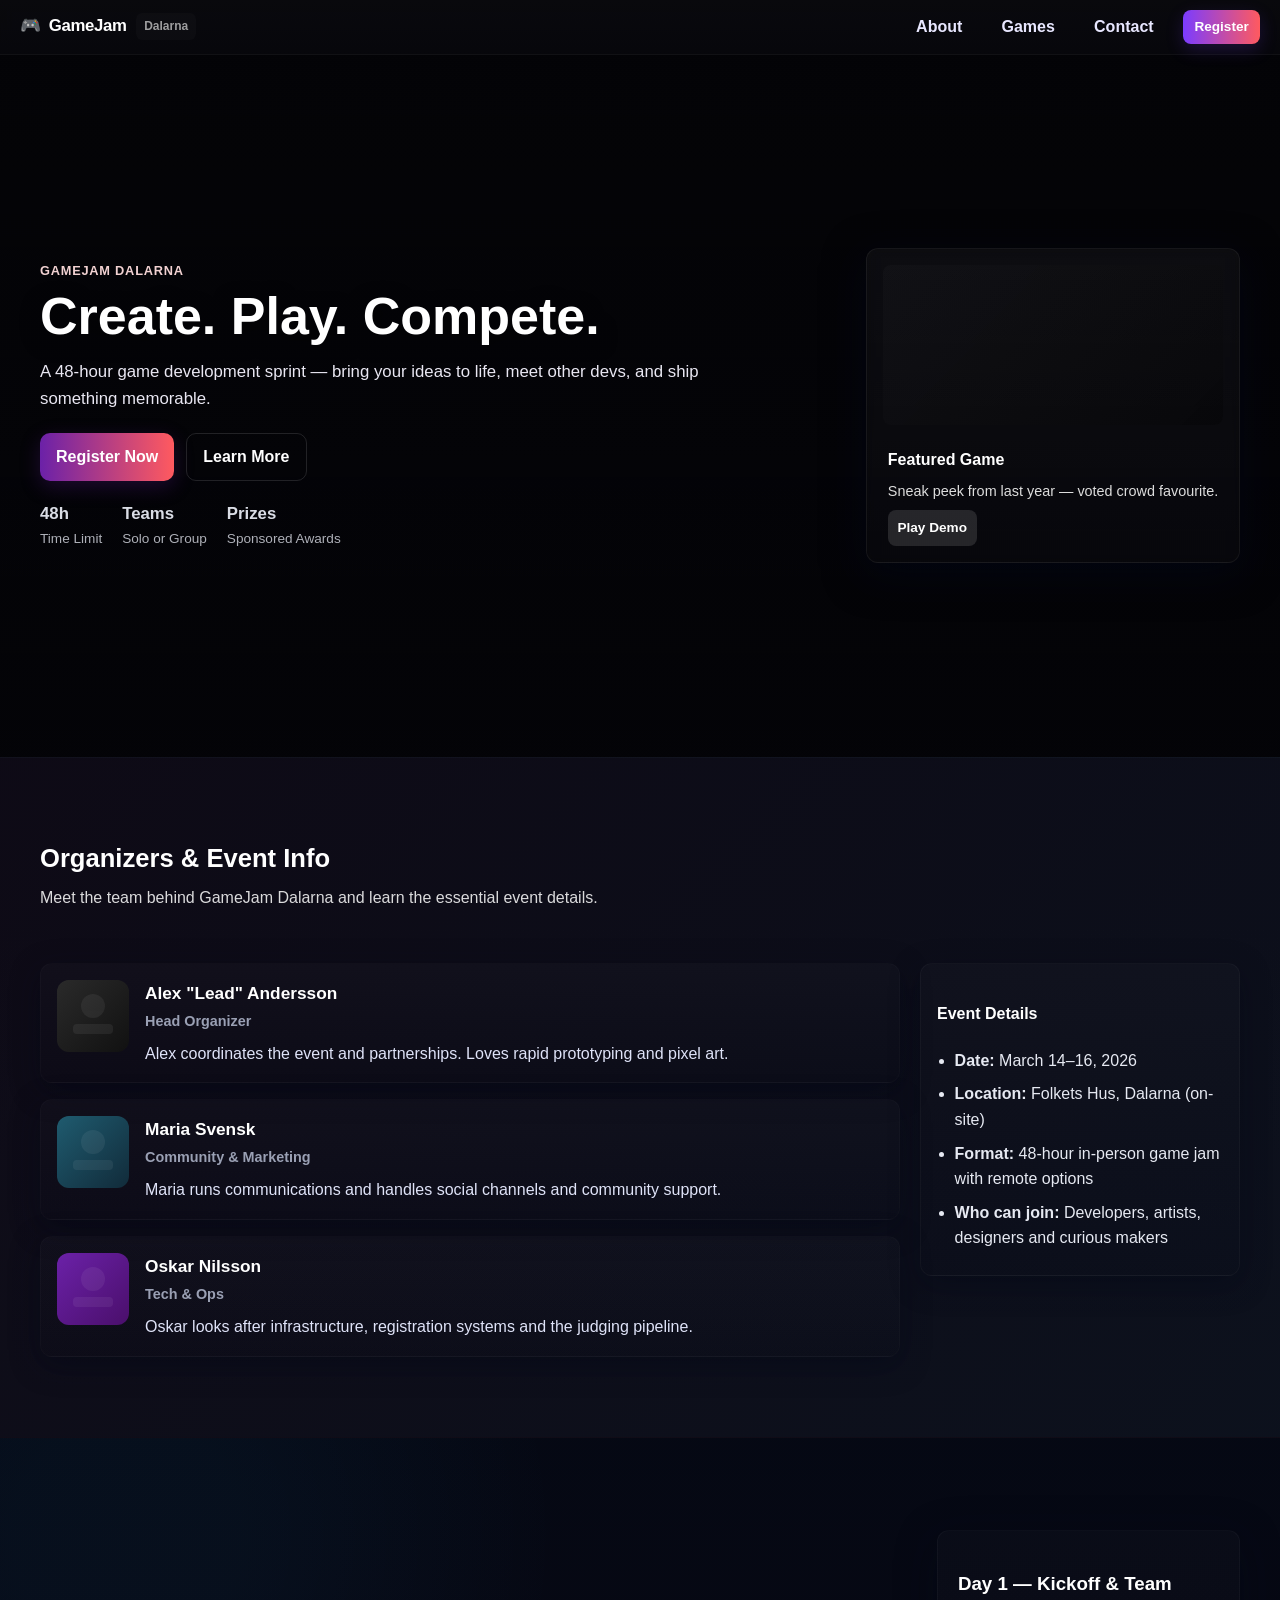
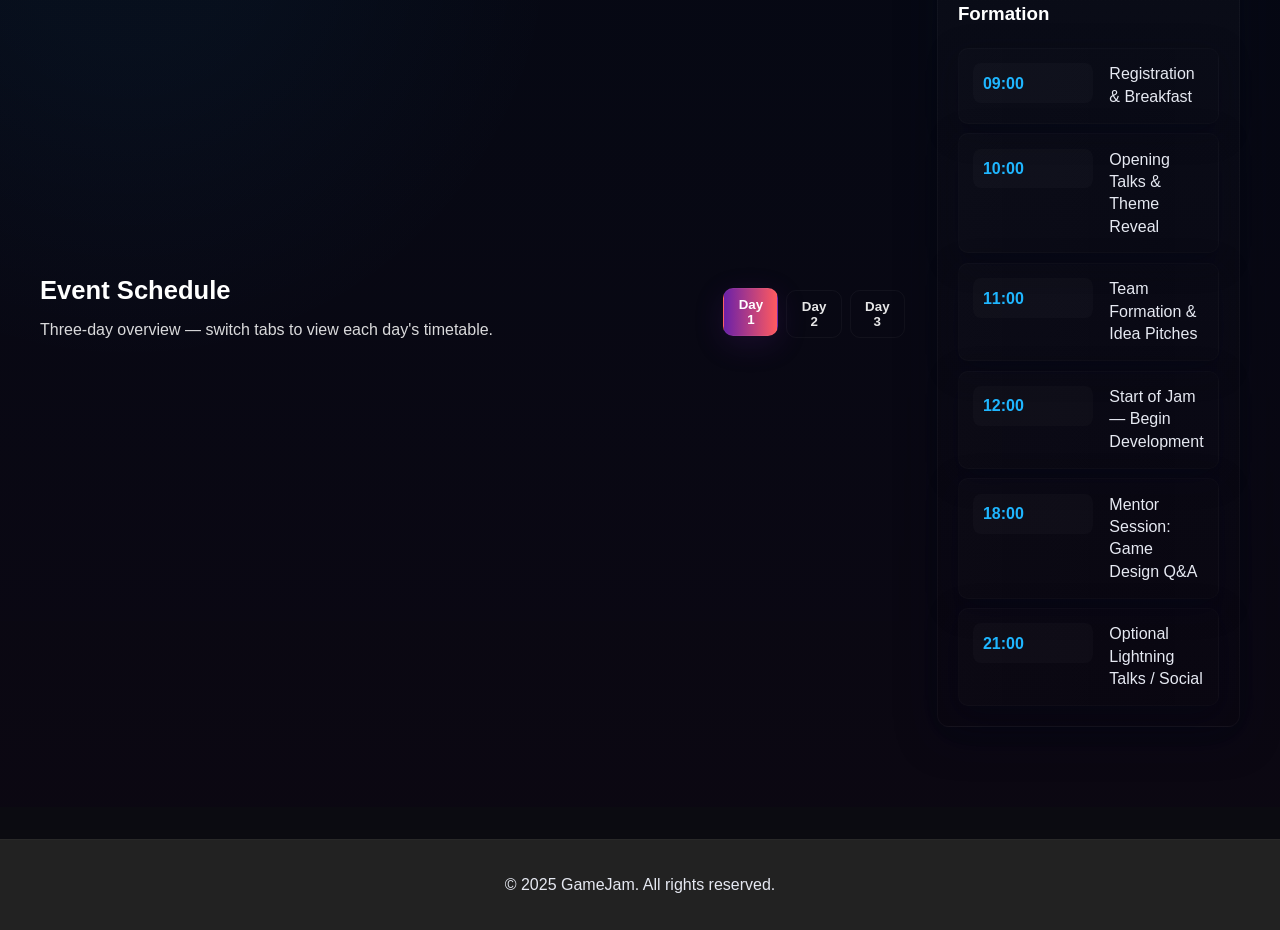
<file: index.html>
<!DOCTYPE html>
<html lang="en">
<head>
  <meta charset="UTF-8">
  <meta name="viewport" content="width=device-width, initial-scale=1.0">
  <link rel="stylesheet" href="style.css">
  <title>GameJam Website</title>
  
</head>
<body>
  <!-- Navigation -->
  <nav class="nav" aria-label="Primary">
    <div class="nav__brand">
      <div class="logo">🎮 <span class="logo__text">GameJam</span></div>
      <div class="nav__tag">Dalarna</div>
    </div>

    <button class="nav__toggle" aria-controls="nav-links" aria-expanded="false" aria-label="Open menu">
      <span class="hamburger" aria-hidden="true"></span>
    </button>

    <div class="nav__links" id="nav-links">
      <ul>
        <li><a href="#about">About</a></li>
        <li><a href="#games">Games</a></li>
        <li><a href="#contact">Contact</a></li>
        <li><a class="btn btn--mini" href="#register">Register</a></li>
      </ul>
    </div>
  </nav>

  <!-- Hero Section -->
  <section class="hero" aria-label="Main hero">
    <div class="hero__bg" role="img" aria-hidden="true"></div>
    <div class="container hero__inner">
      <div class="hero__content">
        <div class="eyebrow">GameJam Dalarna</div>
        <h1 class="hero__title">Create. Play. Compete.</h1>
        <p class="hero__subtitle">A 48-hour game development sprint — bring your ideas to life, meet other devs, and ship something memorable.</p>

        <div class="hero__cta">
          <a class="btn btn--primary" href="#register" aria-label="Register for GameJam">Register Now</a>
          <a class="btn btn--ghost" href="#about" aria-label="Learn more about GameJam">Learn More</a>
        </div>

        <ul class="hero__stats">
          <li><strong>48h</strong><span>Time Limit</span></li>
          <li><strong>Teams</strong><span>Solo or Group</span></li>
          <li><strong>Prizes</strong><span>Sponsored Awards</span></li>
        </ul>
      </div>

      <aside class="hero__card" aria-hidden="false">
        <div class="card__media" aria-hidden="true"></div>
        <div class="card__meta">
          <div class="card__title">Featured Game</div>
          <div class="card__desc">Sneak peek from last year — voted crowd favourite.</div>
          <a class="btn btn--mini" href="#games">Play Demo</a>
        </div>
      </aside>
    </div>
  </section>
  
  <!-- Organizers & Event Info -->
  <section id="organizers" class="section organizers" aria-labelledby="organizers-heading">
    <div class="container">
      <header style="width:100%; margin-bottom:1rem;">
        <h2 id="organizers-heading">Organizers & Event Info</h2>
        <p class="lead">Meet the team behind GameJam Dalarna and learn the essential event details.</p>
      </header>

      <div class="organizers__grid">
        <article class="organizer">
          <div class="organizer__avatar" aria-hidden="true">
            <svg width="72" height="72" viewBox="0 0 72 72" fill="none" xmlns="http://www.w3.org/2000/svg" role="img" aria-hidden="true">
              <rect width="72" height="72" rx="12" fill="url(#g)" />
              <g fill="#fff" opacity="0.06"><circle cx="36" cy="26" r="12" /><rect x="16" y="44" width="40" height="10" rx="4"/></g>
              <defs><linearGradient id="g" x1="0" x2="72" y1="0" y2="72" gradientUnits="userSpaceOnUse"><stop stop-color="#2A2A2A"/><stop offset="1" stop-color="#111111"/></linearGradient></defs>
            </svg>
          </div>
          <div class="organizer__info">
            <h3>Alex "Lead" Andersson</h3>
            <p class="role">Head Organizer</p>
            <p class="bio">Alex coordinates the event and partnerships. Loves rapid prototyping and pixel art.</p>
          </div>
        </article>

        <article class="organizer">
          <div class="organizer__avatar" aria-hidden="true">
            <svg width="72" height="72" viewBox="0 0 72 72" fill="none" xmlns="http://www.w3.org/2000/svg" role="img" aria-hidden="true">
              <rect width="72" height="72" rx="12" fill="url(#g2)" />
              <g fill="#fff" opacity="0.06"><circle cx="36" cy="26" r="12" /><rect x="16" y="44" width="40" height="10" rx="4"/></g>
              <defs><linearGradient id="g2" x1="0" x2="72" y1="0" y2="72" gradientUnits="userSpaceOnUse"><stop stop-color="#1F5B6F"/><stop offset="1" stop-color="#112B3A"/></linearGradient></defs>
            </svg>
          </div>
          <div class="organizer__info">
            <h3>Maria Svensk</h3>
            <p class="role">Community &amp; Marketing</p>
            <p class="bio">Maria runs communications and handles social channels and community support.</p>
          </div>
        </article>

        <article class="organizer">
          <div class="organizer__avatar" aria-hidden="true">
            <svg width="72" height="72" viewBox="0 0 72 72" fill="none" xmlns="http://www.w3.org/2000/svg" role="img" aria-hidden="true">
              <rect width="72" height="72" rx="12" fill="url(#g3)" />
              <g fill="#fff" opacity="0.06"><circle cx="36" cy="26" r="12" /><rect x="16" y="44" width="40" height="10" rx="4"/></g>
              <defs><linearGradient id="g3" x1="0" x2="72" y1="0" y2="72" gradientUnits="userSpaceOnUse"><stop stop-color="#6B21A8"/><stop offset="1" stop-color="#4A0F6B"/></linearGradient></defs>
            </svg>
          </div>
          <div class="organizer__info">
            <h3>Oskar Nilsson</h3>
            <p class="role">Tech &amp; Ops</p>
            <p class="bio">Oskar looks after infrastructure, registration systems and the judging pipeline.</p>
          </div>
        </article>
      </div>

      <div class="event__info">
        <h4>Event Details</h4>
        <ul>
          <li><strong>Date:</strong> March 14–16, 2026</li>
          <li><strong>Location:</strong> Folkets Hus, Dalarna (on-site)</li>
          <li><strong>Format:</strong> 48-hour in-person game jam with remote options</li>
          <li><strong>Who can join:</strong> Developers, artists, designers and curious makers</li>
        </ul>
      </div>
    </div>
  </section>

  <!-- Schedule with Tabs -->
  <section id="schedule" class="section schedule" aria-labelledby="schedule-heading">
    <div class="container">
      <header style="width:100%; margin-bottom:1rem;">
        <h2 id="schedule-heading">Event Schedule</h2>
        <p class="lead">Three-day overview — switch tabs to view each day's timetable.</p>
      </header>

      <div class="tabs" role="tablist" aria-label="Schedule Tabs">
        <button class="tab-btn is-active" role="tab" aria-selected="true" aria-controls="day1" id="tab-day1">Day 1</button>
        <button class="tab-btn" role="tab" aria-selected="false" aria-controls="day2" id="tab-day2">Day 2</button>
        <button class="tab-btn" role="tab" aria-selected="false" aria-controls="day3" id="tab-day3">Day 3</button>
      </div>

      <div class="tab-panels">
        <div id="day1" class="tab-panel" role="tabpanel" aria-labelledby="tab-day1">
          <h3>Day 1 — Kickoff & Team Formation</h3>
          <div class="timetable" role="list" aria-label="Day 1 schedule">
            <div class="schedule-item" role="listitem">
              <div class="time-cell"><time datetime="2026-03-14T09:00">09:00</time></div>
              <div class="activity">Registration &amp; Breakfast</div>
            </div>

            <div class="schedule-item" role="listitem">
              <div class="time-cell"><time datetime="2026-03-14T10:00">10:00</time></div>
              <div class="activity">Opening Talks &amp; Theme Reveal</div>
            </div>

            <div class="schedule-item" role="listitem">
              <div class="time-cell"><time datetime="2026-03-14T11:00">11:00</time></div>
              <div class="activity">Team Formation &amp; Idea Pitches</div>
            </div>

            <div class="schedule-item" role="listitem">
              <div class="time-cell"><time datetime="2026-03-14T12:00">12:00</time></div>
              <div class="activity">Start of Jam — Begin Development</div>
            </div>

            <div class="schedule-item" role="listitem">
              <div class="time-cell"><time datetime="2026-03-14T18:00">18:00</time></div>
              <div class="activity">Mentor Session: Game Design Q&amp;A</div>
            </div>

            <div class="schedule-item" role="listitem">
              <div class="time-cell"><time datetime="2026-03-14T21:00">21:00</time></div>
              <div class="activity">Optional Lightning Talks / Social</div>
            </div>
          </div>
        </div>

        <div id="day2" class="tab-panel is-hidden" role="tabpanel" aria-labelledby="tab-day2">
          <h3>Day 2 — Build &amp; Iterate</h3>
          <div class="timetable" role="list" aria-label="Day 2 schedule">
            <div class="schedule-item" role="listitem">
              <div class="time-cell"><time datetime="2026-03-15T09:00">09:00</time></div>
              <div class="activity">Check-in &amp; Standups</div>
            </div>

            <div class="schedule-item" role="listitem">
              <div class="time-cell"><time datetime="2026-03-15T10:00">10:00</time></div>
              <div class="activity">Focused Development</div>
            </div>

            <div class="schedule-item" role="listitem">
              <div class="time-cell"><time datetime="2026-03-15T14:00">14:00</time></div>
              <div class="activity">Playtesting Sessions</div>
            </div>

            <div class="schedule-item" role="listitem">
              <div class="time-cell"><time datetime="2026-03-15T17:00">17:00</time></div>
              <div class="activity">Mentor Reviews</div>
            </div>

            <div class="schedule-item" role="listitem">
              <div class="time-cell"><time datetime="2026-03-15T22:00">22:00</time></div>
              <div class="activity">Late-night Build Push</div>
            </div>
          </div>
        </div>

        <div id="day3" class="tab-panel is-hidden" role="tabpanel" aria-labelledby="tab-day3">
          <h3>Day 3 — Finalize &amp; Showcase</h3>
          <div class="timetable" role="list" aria-label="Day 3 schedule">
            <div class="schedule-item" role="listitem">
              <div class="time-cell"><time datetime="2026-03-16T09:00">09:00</time></div>
              <div class="activity">Final Polish</div>
            </div>

            <div class="schedule-item" role="listitem">
              <div class="time-cell"><time datetime="2026-03-16T11:00">11:00</time></div>
              <div class="activity">Submission Deadline</div>
            </div>

            <div class="schedule-item" role="listitem">
              <div class="time-cell"><time datetime="2026-03-16T13:00">13:00</time></div>
              <div class="activity">Play Demos &amp; Presentations</div>
            </div>

            <div class="schedule-item" role="listitem">
              <div class="time-cell"><time datetime="2026-03-16T15:30">15:30</time></div>
              <div class="activity">Judging &amp; Deliberation</div>
            </div>

            <div class="schedule-item" role="listitem">
              <div class="time-cell"><time datetime="2026-03-16T17:00">17:00</time></div>
              <div class="activity">Awards &amp; Closing</div>
            </div>
          </div>
        </div>
      </div>
    </div>
  </section>

  <!-- Footer -->
  <footer>
    <p>&copy; 2025 GameJam. All rights reserved.</p>
  </footer>
  
  <script src="scripts/main.js" defer></script>
</body>
</html>
</file>
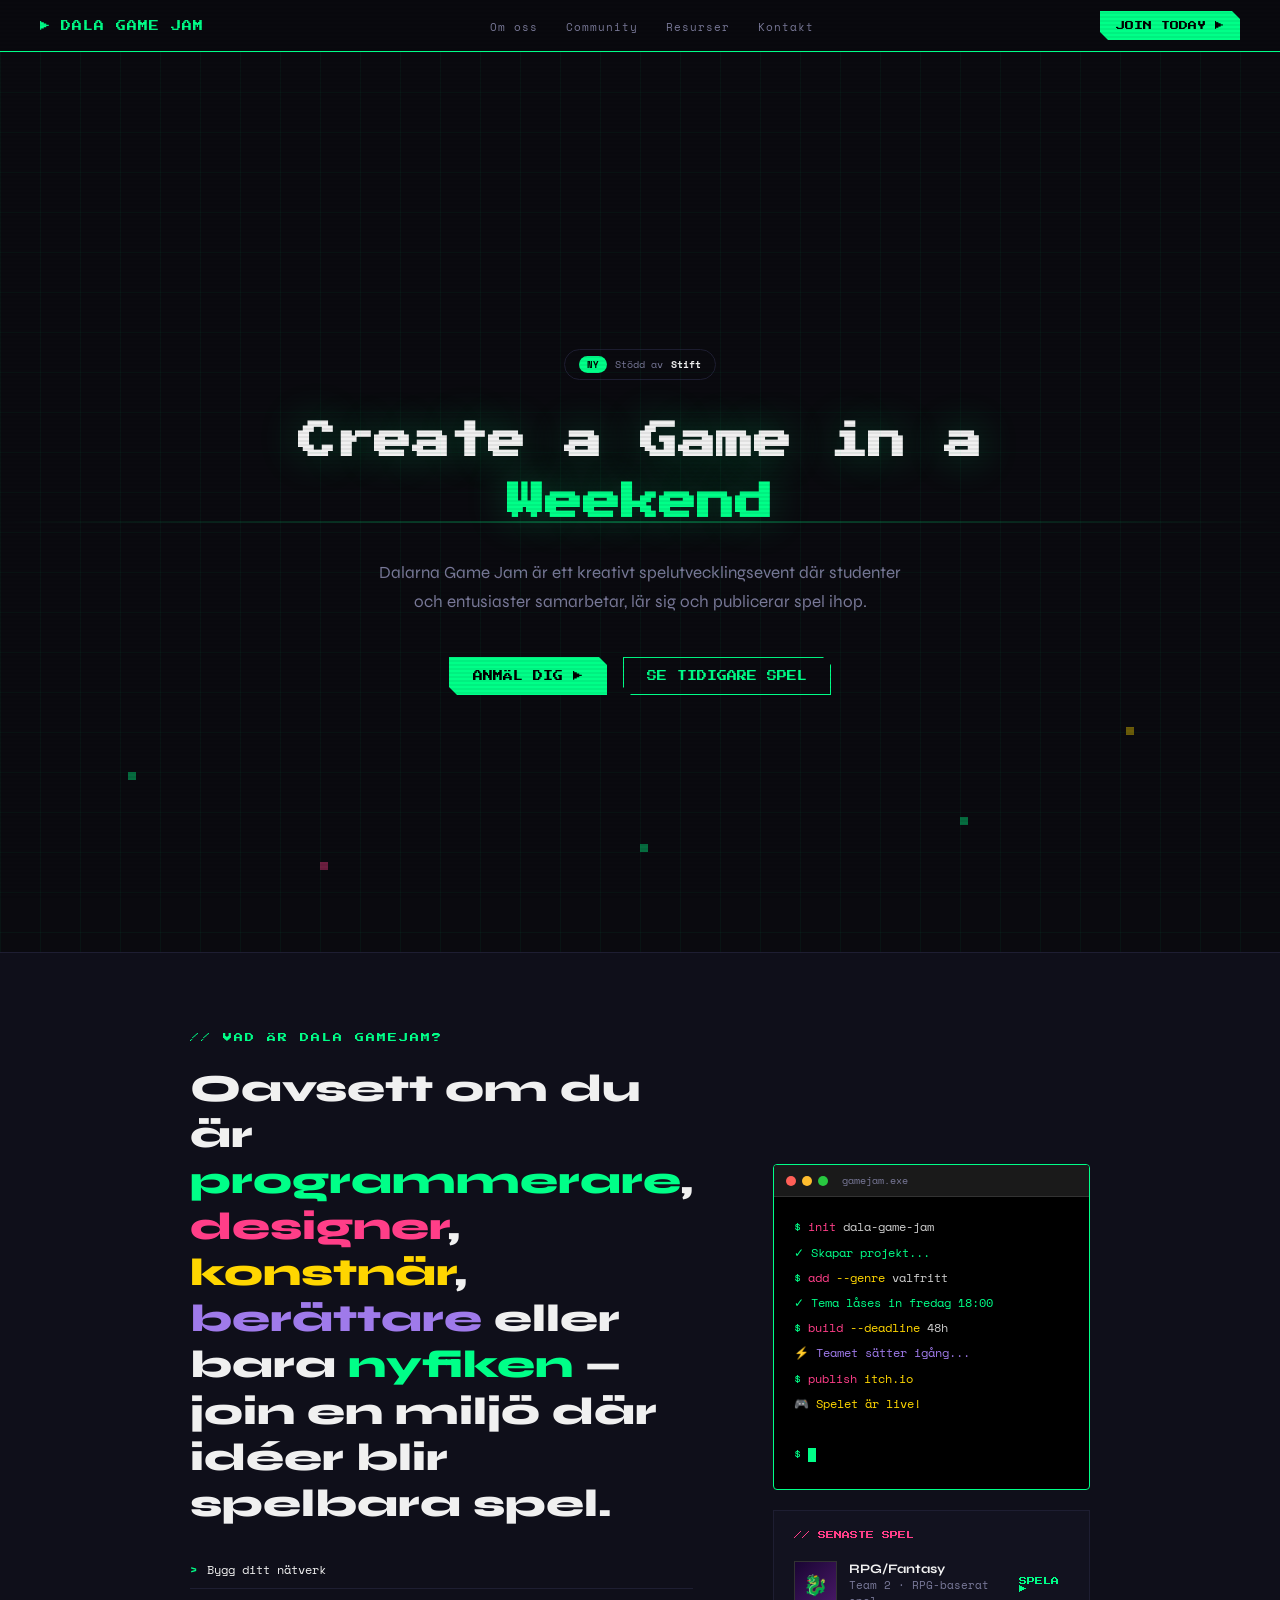
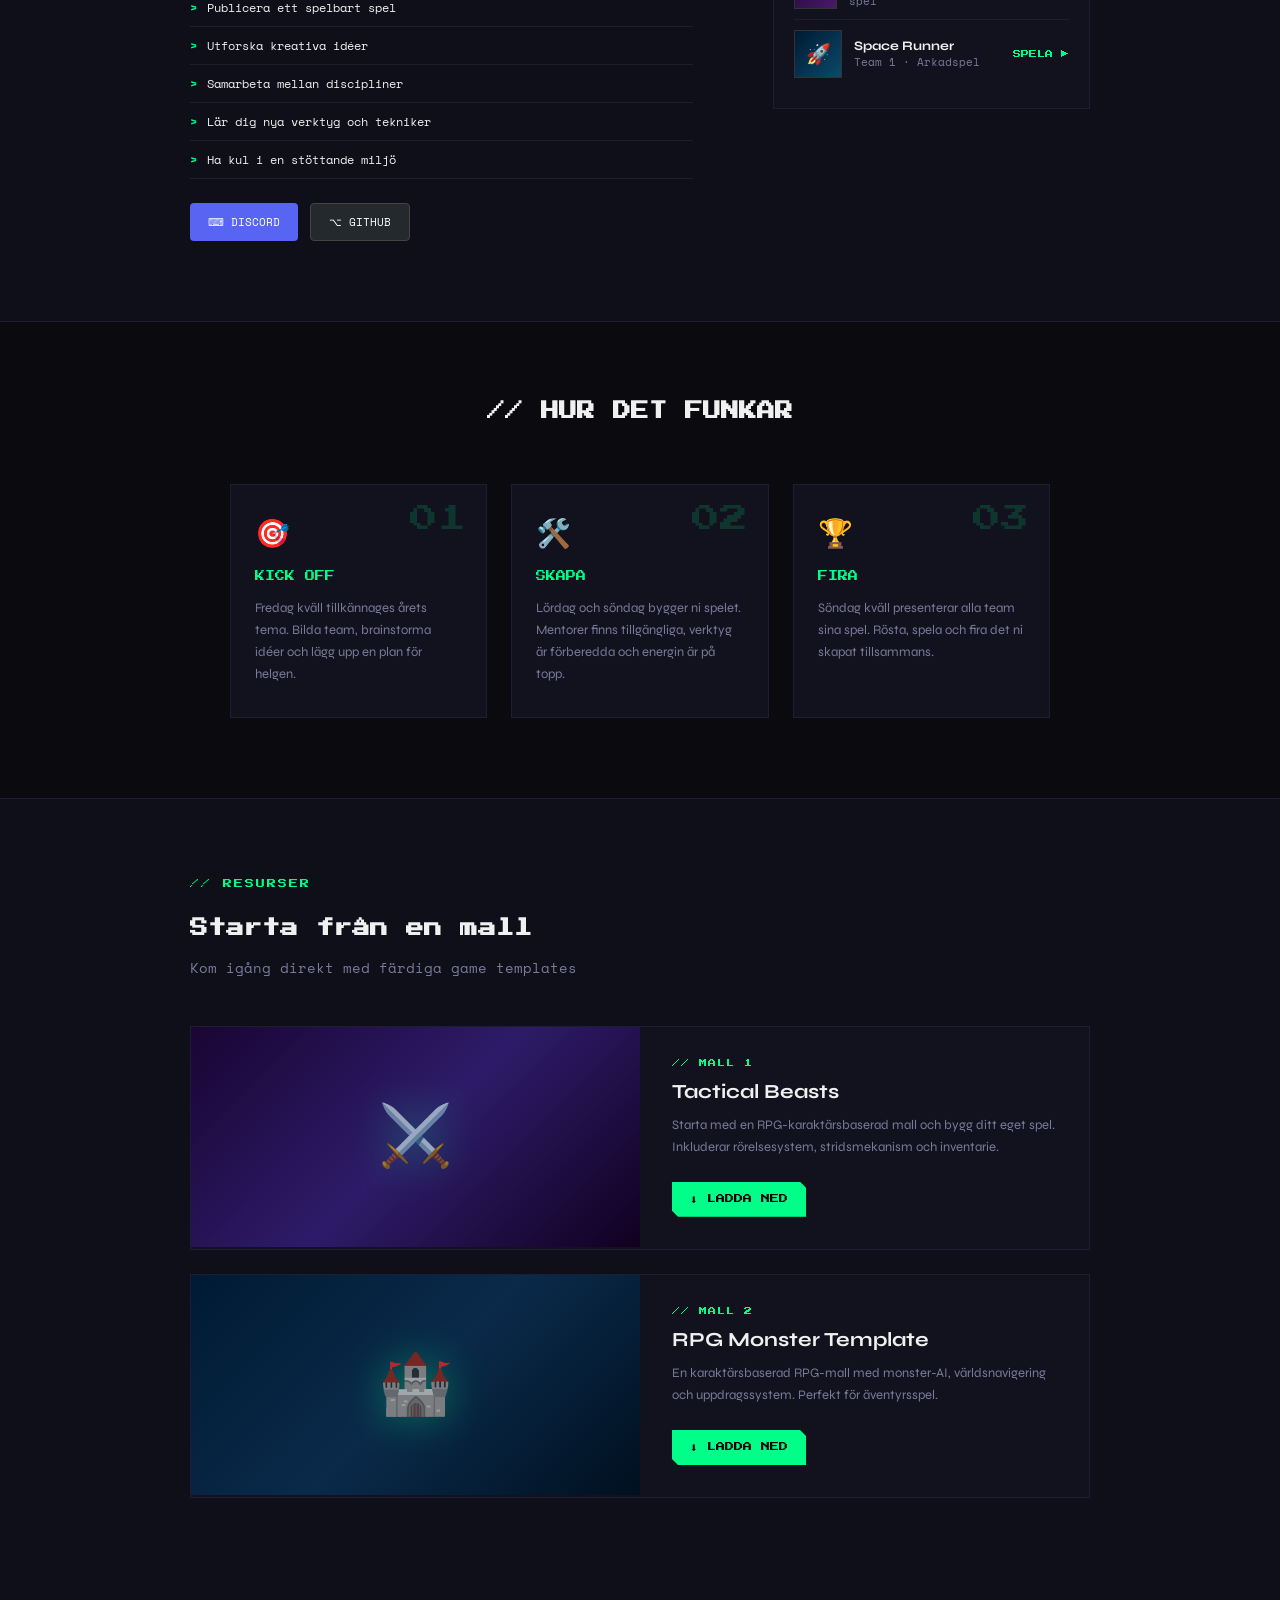
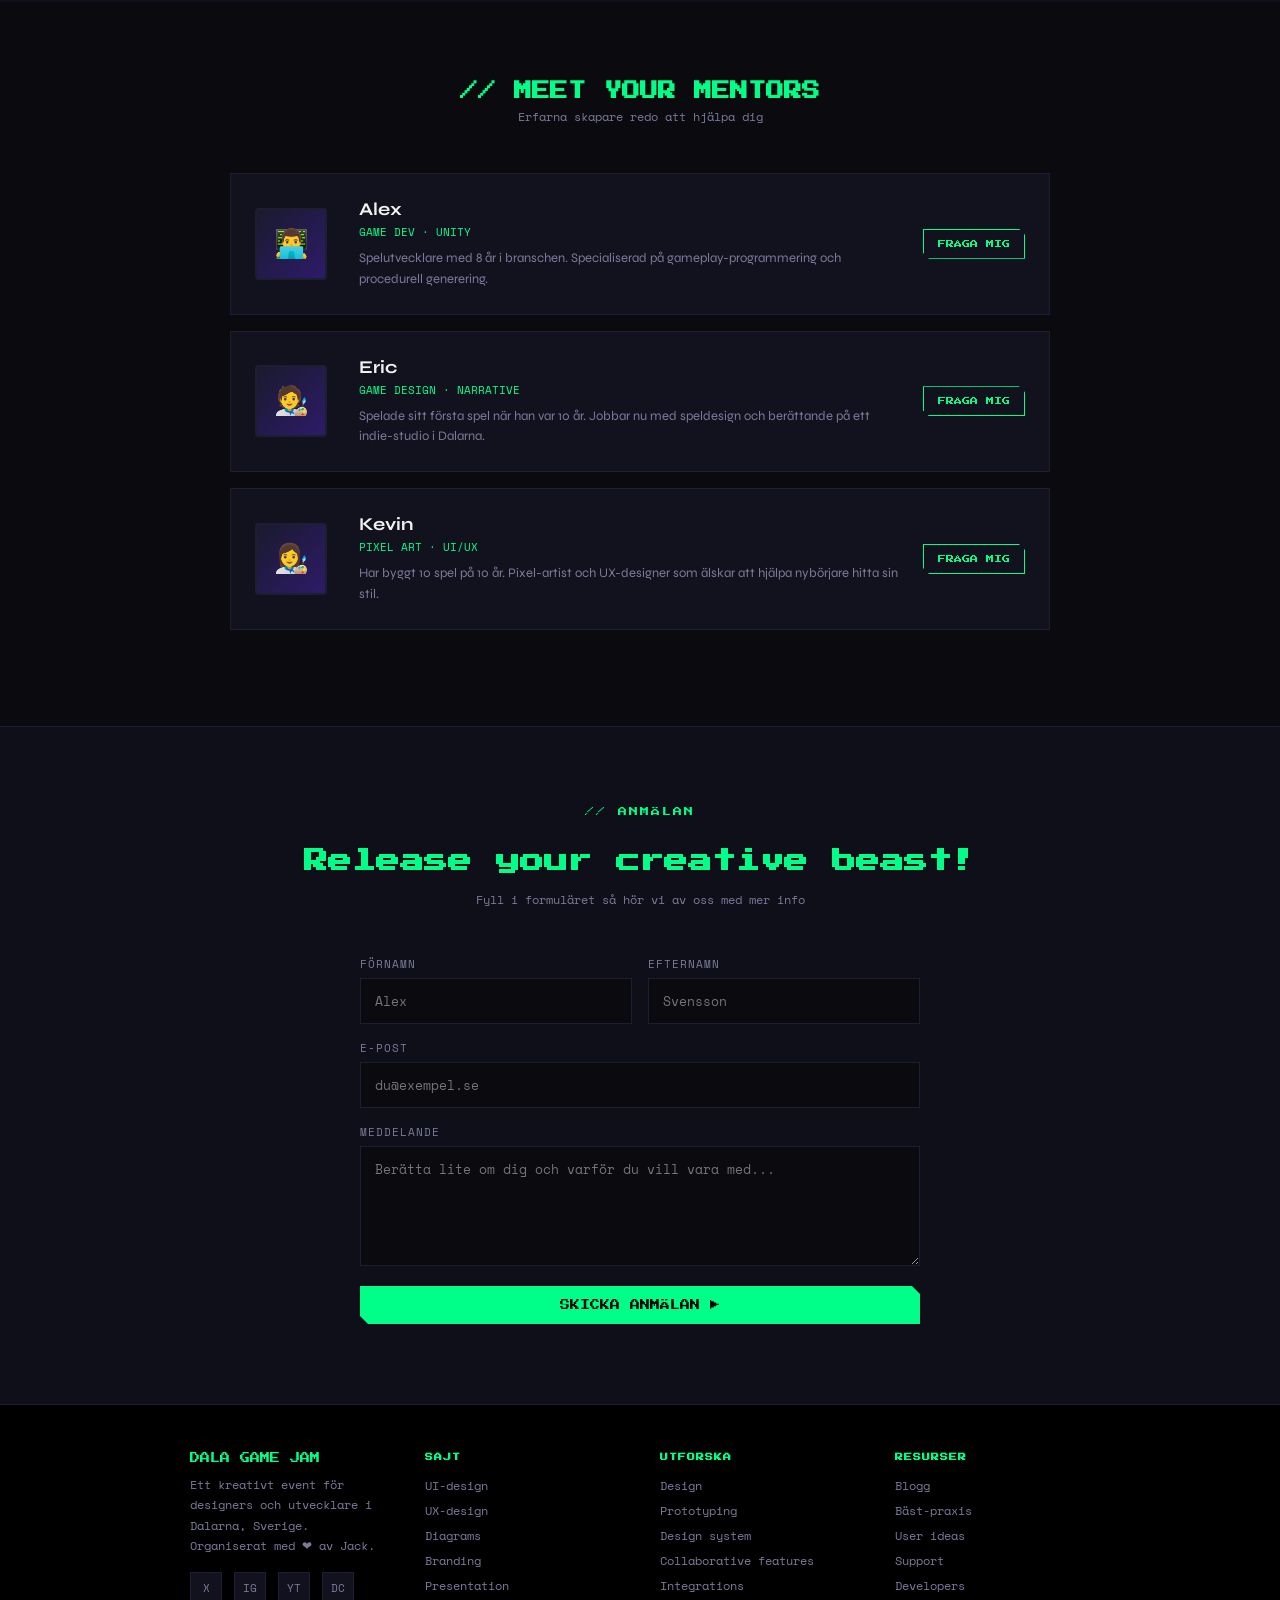
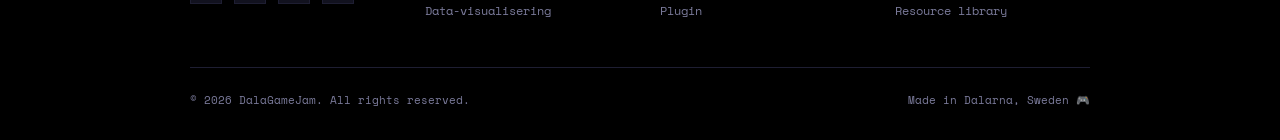
<file: index2.html>
<!DOCTYPE html>
<html lang="sv">
<head>
<meta charset="UTF-8">
<meta name="viewport" content="width=device-width, initial-scale=1.0">
<title>Dala Game Jam — Create a Game in a Weekend</title>
<link rel="preconnect" href="https://fonts.googleapis.com">
<link href="https://fonts.googleapis.com/css2?family=Press+Start+2P&family=Space+Mono:ital,wght@0,400;0,700;1,400&family=Syne:wght@400;700;800&display=swap" rel="stylesheet">
<style>
*{box-sizing:border-box;margin:0;padding:0}
:root{
  --bg:#0a0a0f;
  --bg2:#0f0f1a;
  --green:#00ff88;
  --green-dim:#00cc6a;
  --pink:#ff3e88;
  --yellow:#ffd600;
  --white:#f0f0f0;
  --muted:#7a7a9a;
  --border:#1e1e32;
  --card:#12121f;
  --pixel:'Press Start 2P',monospace;
  --mono:'Space Mono',monospace;
  --sans:'Syne',sans-serif;
}
html{scroll-behavior:smooth}
body{background:var(--bg);color:var(--white);font-family:var(--sans);overflow-x:hidden;cursor:default}

/* SCANLINE OVERLAY */
body::before{
  content:'';position:fixed;top:0;left:0;width:100%;height:100%;
  background:repeating-linear-gradient(0deg,transparent,transparent 2px,rgba(0,0,0,0.06) 2px,rgba(0,0,0,0.06) 4px);
  pointer-events:none;z-index:9999
}

/* GRID BG */
.grid-bg{
  position:absolute;top:0;left:0;right:0;bottom:0;
  background-image:linear-gradient(rgba(0,255,136,0.06) 1px,transparent 1px),linear-gradient(90deg,rgba(0,255,136,0.06) 1px,transparent 1px);
  background-size:40px 40px;
  pointer-events:none
}

/* NAV */
nav{
  position:sticky;top:0;z-index:100;
  background:rgba(10,10,15,0.92);backdrop-filter:blur(12px);
  border-bottom:1px solid var(--green);
  display:flex;align-items:center;justify-content:space-between;
  padding:0 40px;height:52px
}
.nav-logo{font-family:var(--pixel);font-size:10px;color:var(--green);letter-spacing:1px;display:flex;align-items:center;gap:10px}
.nav-logo::before{content:'▶';color:var(--green);animation:blink 1s step-end infinite}
.nav-links{display:flex;gap:28px;list-style:none}
.nav-links a{font-family:var(--mono);font-size:11px;color:var(--muted);text-decoration:none;letter-spacing:1px;transition:color 0.2s}
.nav-links a:hover{color:var(--green)}
.nav-cta{
  font-family:var(--pixel);font-size:9px;
  background:var(--green);color:#000;
  padding:10px 16px;border:none;cursor:pointer;
  clip-path:polygon(0 0,calc(100% - 8px) 0,100% 8px,100% 100%,8px 100%,0 calc(100% - 8px));
  transition:background 0.2s;text-decoration:none;display:inline-block
}
.nav-cta:hover{background:var(--yellow)}

/* HERO */
.hero{
  position:relative;min-height:100vh;
  display:flex;flex-direction:column;align-items:center;justify-content:center;
  text-align:center;padding:120px 40px 80px;overflow:hidden
}
.hero .grid-bg{opacity:0.7}
.hero-backed{
  font-family:var(--mono);font-size:10px;color:var(--muted);
  border:1px solid var(--border);padding:6px 14px;border-radius:99px;
  margin-bottom:32px;display:inline-flex;align-items:center;gap:8px
}
.hero-backed span{
  background:var(--green);color:#000;font-size:9px;font-weight:700;
  padding:2px 8px;border-radius:99px
}
.hero-title{
  font-family:var(--pixel);font-size:clamp(18px,3vw,38px);
  color:var(--white);line-height:1.6;margin-bottom:24px;
  text-shadow:0 0 40px rgba(0,255,136,0.3)
}
.hero-title em{color:var(--green);font-style:normal}
.hero-sub{
  font-family:var(--sans);font-size:17px;color:var(--muted);
  max-width:540px;line-height:1.75;margin-bottom:40px
}
.hero-btns{display:flex;gap:16px;justify-content:center;flex-wrap:wrap}
.btn-primary{
  font-family:var(--pixel);font-size:10px;
  background:var(--green);color:#000;padding:14px 24px;
  clip-path:polygon(0 0,calc(100% - 8px) 0,100% 8px,100% 100%,8px 100%,0 calc(100% - 8px));
  border:none;cursor:pointer;text-decoration:none;display:inline-block;transition:background 0.2s
}
.btn-primary:hover{background:var(--yellow)}
.btn-ghost{
  font-family:var(--pixel);font-size:10px;
  background:transparent;color:var(--green);padding:13px 23px;
  border:1px solid var(--green);cursor:pointer;text-decoration:none;display:inline-block;
  clip-path:polygon(0 0,calc(100% - 8px) 0,100% 8px,100% 100%,8px 100%,0 calc(100% - 8px));
  transition:all 0.2s
}
.btn-ghost:hover{background:rgba(0,255,136,0.1)}

/* FLOATING PIXELS */
.pixel-float{
  position:absolute;width:8px;height:8px;background:var(--green);opacity:0.4;
  animation:floatup 6s linear infinite
}
@keyframes floatup{0%{transform:translateY(0) rotate(0);opacity:0.4}100%{transform:translateY(-300px) rotate(180deg);opacity:0}}
@keyframes blink{0%,100%{opacity:1}50%{opacity:0}}

/* WHAT IS SECTION */
.what-is{
  background:var(--bg2);border-top:1px solid var(--border);border-bottom:1px solid var(--border);
  padding:80px 40px
}
.section-label{font-family:var(--pixel);font-size:9px;color:var(--green);letter-spacing:2px;margin-bottom:24px;display:block}
.what-is-inner{max-width:900px;margin:0 auto;display:grid;grid-template-columns:1fr 1fr;gap:80px;align-items:center}
.what-is-text h2{
  font-family:var(--sans);font-size:clamp(24px,3vw,40px);font-weight:800;
  line-height:1.2;margin-bottom:24px;color:var(--white)
}
.what-is-text h2 .hi-prog{color:var(--green)}
.what-is-text h2 .hi-des{color:var(--pink)}
.what-is-text h2 .hi-art{color:var(--yellow)}
.what-is-text h2 .hi-story{color:#9f7aea}
.what-is-text h2 .hi-cur{color:var(--green)}
.what-is-text p{font-size:15px;color:var(--muted);line-height:1.8;margin-bottom:28px}
.what-is-list{list-style:none}
.what-is-list li{
  font-family:var(--mono);font-size:12px;color:var(--white);
  padding:10px 0;border-bottom:1px solid var(--border);
  display:flex;align-items:center;gap:10px
}
.what-is-list li::before{content:'>';color:var(--green);font-weight:700}
.btn-row{display:flex;gap:12px;margin-top:24px;flex-wrap:wrap}
.btn-discord{
  font-family:var(--mono);font-size:11px;
  background:#5865F2;color:#fff;
  padding:10px 18px;border:none;cursor:pointer;border-radius:4px;
  text-decoration:none;display:inline-flex;align-items:center;gap:8px
}
.btn-github{
  font-family:var(--mono);font-size:11px;
  background:#24292e;color:#fff;
  padding:10px 18px;border:1px solid #444;cursor:pointer;border-radius:4px;
  text-decoration:none;display:inline-flex;align-items:center;gap:8px
}
/* Terminal window */
.terminal{
  background:#000;border:1px solid var(--green);border-radius:4px;overflow:hidden;
  font-family:var(--mono);font-size:12px
}
.terminal-bar{
  background:#1a1a1a;padding:8px 12px;
  display:flex;gap:6px;align-items:center;border-bottom:1px solid #333
}
.dot{width:10px;height:10px;border-radius:50%}
.dot.r{background:#ff5f57}.dot.y{background:#febc2e}.dot.g{background:#28c840}
.terminal-title{font-family:var(--mono);font-size:10px;color:var(--muted);margin-left:8px}
.terminal-body{padding:20px}
.t-line{color:#ccc;margin-bottom:6px;line-height:1.6}
.t-line .cmd{color:var(--green)}
.t-line .kw{color:var(--pink)}
.t-line .str{color:var(--yellow)}
.t-cursor{display:inline-block;width:8px;height:14px;background:var(--green);animation:blink 1s step-end infinite;vertical-align:middle}

/* STEPS */
.steps{padding:80px 40px;max-width:900px;margin:0 auto}
.steps-heading{font-family:var(--pixel);font-size:clamp(12px,2vw,18px);color:var(--white);text-align:center;margin-bottom:64px}
.steps-grid{display:grid;grid-template-columns:repeat(3,1fr);gap:24px}
.step-card{
  background:var(--card);border:1px solid var(--border);padding:32px 24px;
  position:relative;transition:border-color 0.3s
}
.step-card:hover{border-color:var(--green)}
.step-num{
  font-family:var(--pixel);font-size:28px;color:var(--green);
  opacity:0.15;position:absolute;top:20px;right:20px
}
.step-icon{font-size:28px;margin-bottom:16px;display:block}
.step-title{font-family:var(--pixel);font-size:10px;color:var(--green);margin-bottom:12px;line-height:1.8}
.step-desc{font-size:13px;color:var(--muted);line-height:1.7}

/* TEMPLATES */
.templates{padding:80px 40px;background:var(--bg2);border-top:1px solid var(--border)}
.templates-inner{max-width:900px;margin:0 auto}
.section-heading{
  font-family:var(--pixel);font-size:clamp(12px,2vw,18px);
  color:var(--white);margin-bottom:12px;line-height:1.8
}
.section-sub{font-size:14px;color:var(--muted);margin-bottom:48px;font-family:var(--mono)}
.template-card{
  background:var(--card);border:1px solid var(--border);
  display:grid;grid-template-columns:1fr 1fr;overflow:hidden;margin-bottom:24px;
  transition:border-color 0.3s
}
.template-card:hover{border-color:var(--green)}
.template-img{
  height:220px;background:linear-gradient(135deg,#1a0533 0%,#2d1b69 50%,#11001f 100%);
  display:flex;align-items:center;justify-content:center;position:relative;overflow:hidden
}
.template-img .pixel-art{
  font-size:60px;opacity:0.7;
  filter:drop-shadow(0 0 20px rgba(0,255,136,0.5))
}
.template-body{padding:32px}
.template-label{font-family:var(--pixel);font-size:8px;color:var(--green);margin-bottom:12px;letter-spacing:1px}
.template-name{font-family:var(--sans);font-size:20px;font-weight:700;margin-bottom:10px}
.template-desc{font-size:13px;color:var(--muted);line-height:1.7;margin-bottom:24px}
.btn-download{
  font-family:var(--pixel);font-size:9px;
  background:var(--green);color:#000;padding:12px 18px;
  clip-path:polygon(0 0,calc(100% - 6px) 0,100% 6px,100% 100%,6px 100%,0 calc(100% - 6px));
  border:none;cursor:pointer;text-decoration:none;display:inline-block
}
.btn-download:hover{background:var(--yellow)}

/* MENTORS */
.mentors{padding:80px 40px;max-width:900px;margin:0 auto}
.mentors-heading{font-family:var(--pixel);font-size:clamp(12px,2vw,18px);color:var(--green);text-align:center;margin-bottom:8px}
.mentors-sub{font-family:var(--mono);font-size:12px;color:var(--muted);text-align:center;margin-bottom:48px}
.mentor-card{
  display:grid;grid-template-columns:80px 1fr auto;gap:24px;align-items:center;
  padding:24px;background:var(--card);border:1px solid var(--border);
  margin-bottom:16px;transition:border-color 0.3s
}
.mentor-card:hover{border-color:var(--green)}
.mentor-avatar{
  width:72px;height:72px;border-radius:4px;overflow:hidden;
  border:2px solid var(--border);
  background:linear-gradient(135deg,#1a1a2e,#2d1b69);
  display:flex;align-items:center;justify-content:center;font-size:28px
}
.mentor-name{font-family:var(--sans);font-size:18px;font-weight:700;margin-bottom:4px}
.mentor-role{font-family:var(--mono);font-size:11px;color:var(--green);margin-bottom:8px}
.mentor-bio{font-size:13px;color:var(--muted);line-height:1.6}
.btn-ask{
  font-family:var(--pixel);font-size:8px;
  background:transparent;color:var(--green);
  border:1px solid var(--green);padding:10px 14px;
  clip-path:polygon(0 0,calc(100% - 6px) 0,100% 6px,100% 100%,6px 100%,0 calc(100% - 6px));
  cursor:pointer;white-space:nowrap
}
.btn-ask:hover{background:rgba(0,255,136,0.1)}

/* CONTACT */
.contact{
  padding:80px 40px;
  background:var(--bg2);border-top:1px solid var(--border);
  text-align:center
}
.contact-heading{font-family:var(--pixel);font-size:clamp(14px,2.5vw,24px);color:var(--green);margin-bottom:8px;line-height:1.8}
.contact-sub{font-family:var(--mono);font-size:12px;color:var(--muted);margin-bottom:48px}
.contact-form{max-width:560px;margin:0 auto;text-align:left}
.form-row{display:grid;grid-template-columns:1fr 1fr;gap:16px;margin-bottom:16px}
.form-group{margin-bottom:16px}
label{font-family:var(--mono);font-size:11px;color:var(--muted);display:block;margin-bottom:6px;letter-spacing:1px}
input,textarea{
  width:100%;background:#0a0a0f;border:1px solid var(--border);
  color:var(--white);font-family:var(--mono);font-size:13px;
  padding:12px 14px;outline:none;transition:border-color 0.2s;
  appearance:none
}
input:focus,textarea:focus{border-color:var(--green)}
textarea{height:120px;resize:vertical}
.btn-submit{
  font-family:var(--pixel);font-size:10px;
  background:var(--green);color:#000;padding:14px 32px;
  clip-path:polygon(0 0,calc(100% - 8px) 0,100% 8px,100% 100%,8px 100%,0 calc(100% - 8px));
  border:none;cursor:pointer;width:100%;transition:background 0.2s
}
.btn-submit:hover{background:var(--yellow)}

/* FOOTER */
footer{
  background:#000;border-top:1px solid var(--border);
  padding:48px 40px 32px
}
.footer-grid{display:grid;grid-template-columns:1fr 1fr 1fr 1fr;gap:40px;max-width:900px;margin:0 auto 40px}
.footer-brand{font-family:var(--pixel);font-size:10px;color:var(--green);margin-bottom:12px}
.footer-tagline{font-size:12px;color:var(--muted);line-height:1.7;font-family:var(--mono)}
.footer-socials{display:flex;gap:12px;margin-top:16px}
.social-btn{
  width:32px;height:32px;background:var(--card);
  border:1px solid var(--border);
  display:flex;align-items:center;justify-content:center;
  font-family:var(--mono);font-size:11px;color:var(--muted);
  text-decoration:none;transition:all 0.2s
}
.social-btn:hover{border-color:var(--green);color:var(--green)}
.footer-col h4{font-family:var(--pixel);font-size:8px;color:var(--green);margin-bottom:16px;letter-spacing:1px}
.footer-col a{display:block;font-size:12px;font-family:var(--mono);color:var(--muted);text-decoration:none;margin-bottom:8px;transition:color 0.2s}
.footer-col a:hover{color:var(--green)}
.footer-bottom{
  border-top:1px solid var(--border);padding-top:24px;
  display:flex;justify-content:space-between;align-items:center;
  max-width:900px;margin:0 auto
}
.footer-bottom p{font-family:var(--mono);font-size:11px;color:var(--muted)}

/* GLITCH BADGE */
.badge{
  display:inline-block;font-family:var(--pixel);font-size:8px;
  padding:4px 10px;border:1px solid var(--pink);color:var(--pink);
  margin-bottom:20px
}

/* ANIMATIONS */
@keyframes scan{0%{top:-100%}100%{top:100%}}
.hero-scanline{
  position:absolute;left:0;right:0;height:2px;
  background:linear-gradient(90deg,transparent,rgba(0,255,136,0.3),transparent);
  animation:scan 4s linear infinite;pointer-events:none
}

/* RESPONSIVE */
@media(max-width:700px){
  .what-is-inner,.template-card,.steps-grid,.form-row,.footer-grid,.mentor-card{grid-template-columns:1fr}
  nav{padding:0 20px}
  .nav-links{display:none}
  .hero{padding:80px 20px 60px}
  .steps,.mentors,.what-is,.templates,.contact{padding:60px 20px}
}
</style>
</head>
<body>

<!-- NAV -->
<nav>
  <div class="nav-logo">DALA GAME JAM</div>
  <ul class="nav-links">
    <li><a href="#what-is">Om oss</a></li>
    <li><a href="#community">Community</a></li>
    <li><a href="#templates">Resurser</a></li>
    <li><a href="#contact">Kontakt</a></li>
  </ul>
  <a href="#contact" class="nav-cta">JOIN TODAY ▶</a>
</nav>

<!-- HERO -->
<section class="hero" id="home">
  <div class="grid-bg"></div>
  <div class="hero-scanline"></div>

  <!-- floating pixels -->
  <div class="pixel-float" style="left:10%;top:80%;animation-delay:0s;animation-duration:5s"></div>
  <div class="pixel-float" style="left:25%;top:90%;animation-delay:1.5s;animation-duration:7s;background:var(--pink)"></div>
  <div class="pixel-float" style="left:75%;top:85%;animation-delay:0.7s;animation-duration:6s"></div>
  <div class="pixel-float" style="left:88%;top:75%;animation-delay:2s;animation-duration:4s;background:var(--yellow)"></div>
  <div class="pixel-float" style="left:50%;top:88%;animation-delay:3s;animation-duration:8s"></div>

  <div class="hero-backed">
    <span>NY</span>
    Stödd av <strong style="color:var(--white)">Stift</strong>
  </div>
  <h1 class="hero-title">Create a Game in a<br><em>Weekend</em></h1>
  <p class="hero-sub">Dalarna Game Jam är ett kreativt spelutvecklingsevent där studenter och entusiaster samarbetar, lär sig och publicerar spel ihop.</p>
  <div class="hero-btns">
    <a href="#contact" class="btn-primary">ANMÄL DIG ▶</a>
    <a href="#templates" class="btn-ghost">SE TIDIGARE SPEL</a>
  </div>
</section>

<!-- WHAT IS -->
<section class="what-is" id="what-is">
  <div class="what-is-inner">
    <div class="what-is-text">
      <span class="section-label">// VAD ÄR DALA GAMEJAM?</span>
      <h2>
        Oavsett om du är
        <span class="hi-prog">programmerare</span>,
        <span class="hi-des">designer</span>,
        <span class="hi-art">konstnär</span>,
        <span class="hi-story">berättare</span>
        eller bara
        <span class="hi-cur">nyfiken</span>
        — join en miljö där idéer blir spelbara spel.
      </h2>
      <ul class="what-is-list">
        <li>Bygg ditt nätverk</li>
        <li>Publicera ett spelbart spel</li>
        <li>Utforska kreativa idéer</li>
        <li>Samarbeta mellan discipliner</li>
        <li>Lär dig nya verktyg och tekniker</li>
        <li>Ha kul i en stöttande miljö</li>
      </ul>
      <div class="btn-row">
        <a href="https://discord.gg" class="btn-discord">⌨ DISCORD</a>
        <a href="https://github.com" class="btn-github">⌥ GITHUB</a>
      </div>
    </div>
    <div>
      <div class="terminal">
        <div class="terminal-bar">
          <div class="dot r"></div>
          <div class="dot y"></div>
          <div class="dot g"></div>
          <span class="terminal-title">gamejam.exe</span>
        </div>
        <div class="terminal-body">
          <div class="t-line"><span class="cmd">$</span> <span class="kw">init</span> dala-game-jam</div>
          <div class="t-line" style="color:var(--green)">✓ Skapar projekt...</div>
          <div class="t-line"><span class="cmd">$</span> <span class="kw">add</span> <span class="str">--genre</span> valfritt</div>
          <div class="t-line" style="color:var(--green)">✓ Tema låses in fredag 18:00</div>
          <div class="t-line"><span class="cmd">$</span> <span class="kw">build</span> <span class="str">--deadline</span> 48h</div>
          <div class="t-line" style="color:#9f7aea">⚡ Teamet sätter igång...</div>
          <div class="t-line"><span class="cmd">$</span> <span class="kw">publish</span> <span class="str">itch.io</span></div>
          <div class="t-line" style="color:var(--yellow)">🎮 Spelet är live!</div>
          <div class="t-line">&nbsp;</div>
          <div class="t-line"><span class="cmd">$</span> <span class="t-cursor"></span></div>
        </div>
      </div>
      <div style="margin-top:20px;background:var(--card);border:1px solid var(--border);padding:20px">
        <div style="font-family:var(--pixel);font-size:8px;color:var(--pink);margin-bottom:12px">// SENASTE SPEL</div>
        <div style="display:flex;align-items:center;gap:12px;padding:10px 0;border-bottom:1px solid var(--border)">
          <div style="width:48px;height:48px;background:linear-gradient(135deg,#1a0533,#4a1a69);border:1px solid #333;display:flex;align-items:center;justify-content:center;font-size:20px">🐉</div>
          <div>
            <div style="font-size:13px;font-weight:700">RPG/Fantasy</div>
            <div style="font-size:11px;color:var(--muted);font-family:var(--mono)">Team 2 · RPG-baserat spel</div>
          </div>
          <a href="#" style="margin-left:auto;font-family:var(--pixel);font-size:8px;color:var(--green);text-decoration:none">SPELA ▶</a>
        </div>
        <div style="display:flex;align-items:center;gap:12px;padding:10px 0">
          <div style="width:48px;height:48px;background:linear-gradient(135deg,#001a33,#0a4a6a);border:1px solid #333;display:flex;align-items:center;justify-content:center;font-size:20px">🚀</div>
          <div>
            <div style="font-size:13px;font-weight:700">Space Runner</div>
            <div style="font-size:11px;color:var(--muted);font-family:var(--mono)">Team 1 · Arkadspel</div>
          </div>
          <a href="#" style="margin-left:auto;font-family:var(--pixel);font-size:8px;color:var(--green);text-decoration:none">SPELA ▶</a>
        </div>
      </div>
    </div>
  </div>
</section>

<!-- STEPS -->
<section class="steps" id="community">
  <h2 class="steps-heading">// HUR DET FUNKAR</h2>
  <div class="steps-grid">
    <div class="step-card">
      <div class="step-num">01</div>
      <span class="step-icon">🎯</span>
      <div class="step-title">KICK OFF</div>
      <p class="step-desc">Fredag kväll tillkännages årets tema. Bilda team, brainstorma idéer och lägg upp en plan för helgen.</p>
    </div>
    <div class="step-card">
      <div class="step-num">02</div>
      <span class="step-icon">🛠️</span>
      <div class="step-title">SKAPA</div>
      <p class="step-desc">Lördag och söndag bygger ni spelet. Mentorer finns tillgängliga, verktyg är förberedda och energin är på topp.</p>
    </div>
    <div class="step-card">
      <div class="step-num">03</div>
      <span class="step-icon">🏆</span>
      <div class="step-title">FIRA</div>
      <p class="step-desc">Söndag kväll presenterar alla team sina spel. Rösta, spela och fira det ni skapat tillsammans.</p>
    </div>
  </div>
</section>

<!-- TEMPLATES -->
<section class="templates" id="templates">
  <div class="templates-inner">
    <span class="section-label">// RESURSER</span>
    <h2 class="section-heading">Starta från en mall</h2>
    <p class="section-sub">Kom igång direkt med färdiga game templates</p>

    <div class="template-card">
      <div class="template-img">
        <div class="pixel-art">⚔️</div>
      </div>
      <div class="template-body">
        <div class="template-label">// MALL 1</div>
        <div class="template-name">Tactical Beasts</div>
        <p class="template-desc">Starta med en RPG-karaktärsbaserad mall och bygg ditt eget spel. Inkluderar rörelsesystem, stridsmekanism och inventarie.</p>
        <a href="#" class="btn-download">⬇ LADDA NED</a>
      </div>
    </div>

    <div class="template-card">
      <div class="template-img" style="background:linear-gradient(135deg,#001a33 0%,#0a2a4a 50%,#001020 100%)">
        <div class="pixel-art">🏰</div>
      </div>
      <div class="template-body">
        <div class="template-label">// MALL 2</div>
        <div class="template-name">RPG Monster Template</div>
        <p class="template-desc">En karaktärsbaserad RPG-mall med monster-AI, världsnavigering och uppdragssystem. Perfekt för äventyrsspel.</p>
        <a href="#" class="btn-download">⬇ LADDA NED</a>
      </div>
    </div>
  </div>
</section>

<!-- MENTORS -->
<section class="mentors" id="mentors">
  <h2 class="mentors-heading">// MEET YOUR MENTORS</h2>
  <p class="mentors-sub">Erfarna skapare redo att hjälpa dig</p>

  <div class="mentor-card">
    <div class="mentor-avatar">👨‍💻</div>
    <div>
      <div class="mentor-name">Alex</div>
      <div class="mentor-role">GAME DEV · UNITY</div>
      <p class="mentor-bio">Spelutvecklare med 8 år i branschen. Specialiserad på gameplay-programmering och procedurell generering.</p>
    </div>
    <button class="btn-ask">FRÅGA MIG</button>
  </div>

  <div class="mentor-card">
    <div class="mentor-avatar">🧑‍🎨</div>
    <div>
      <div class="mentor-name">Eric</div>
      <div class="mentor-role">GAME DESIGN · NARRATIVE</div>
      <p class="mentor-bio">Spelade sitt första spel när han var 10 år. Jobbar nu med speldesign och berättande på ett indie-studio i Dalarna.</p>
    </div>
    <button class="btn-ask">FRÅGA MIG</button>
  </div>

  <div class="mentor-card">
    <div class="mentor-avatar">👩‍🎨</div>
    <div>
      <div class="mentor-name">Kevin</div>
      <div class="mentor-role">PIXEL ART · UI/UX</div>
      <p class="mentor-bio">Har byggt 10 spel på 10 år. Pixel-artist och UX-designer som älskar att hjälpa nybörjare hitta sin stil.</p>
    </div>
    <button class="btn-ask">FRÅGA MIG</button>
  </div>
</section>

<!-- CONTACT -->
<section class="contact" id="contact">
  <span class="section-label" style="display:block;text-align:center">// ANMÄLAN</span>
  <h2 class="contact-heading">Release your creative beast!</h2>
  <p class="contact-sub">Fyll i formuläret så hör vi av oss med mer info</p>
  <form class="contact-form" onsubmit="handleSubmit(event)">
    <div class="form-row">
      <div>
        <label>FÖRNAMN</label>
        <input type="text" placeholder="Alex">
      </div>
      <div>
        <label>EFTERNAMN</label>
        <input type="text" placeholder="Svensson">
      </div>
    </div>
    <div class="form-group">
      <label>E-POST</label>
      <input type="email" placeholder="du@exempel.se">
    </div>
    <div class="form-group">
      <label>MEDDELANDE</label>
      <textarea placeholder="Berätta lite om dig och varför du vill vara med..."></textarea>
    </div>
    <button type="submit" class="btn-submit">SKICKA ANMÄLAN ▶</button>
  </form>
</section>

<!-- FOOTER -->
<footer>
  <div class="footer-grid">
    <div>
      <div class="footer-brand">DALA GAME JAM</div>
      <p class="footer-tagline">Ett kreativt event för designers och utvecklare i Dalarna, Sverige. Organiserat med ❤ av Jack.</p>
      <div class="footer-socials">
        <a href="#" class="social-btn">X</a>
        <a href="#" class="social-btn">IG</a>
        <a href="#" class="social-btn">YT</a>
        <a href="#" class="social-btn">DC</a>
      </div>
    </div>
    <div class="footer-col">
      <h4>SAJT</h4>
      <a href="#">UI-design</a>
      <a href="#">UX-design</a>
      <a href="#">Diagrams</a>
      <a href="#">Branding</a>
      <a href="#">Presentation</a>
      <a href="#">Data-visualisering</a>
    </div>
    <div class="footer-col">
      <h4>UTFORSKA</h4>
      <a href="#">Design</a>
      <a href="#">Prototyping</a>
      <a href="#">Design system</a>
      <a href="#">Collaborative features</a>
      <a href="#">Integrations</a>
      <a href="#">Plugin</a>
    </div>
    <div class="footer-col">
      <h4>RESURSER</h4>
      <a href="#">Blogg</a>
      <a href="#">Bäst-praxis</a>
      <a href="#">User ideas</a>
      <a href="#">Support</a>
      <a href="#">Developers</a>
      <a href="#">Resource library</a>
    </div>
  </div>
  <div class="footer-bottom">
    <p>© 2026 DalaGameJam. All rights reserved.</p>
    <p>Made in Dalarna, Sweden 🎮</p>
  </div>
</footer>

<script>
// Smooth nav active state
const sections = document.querySelectorAll('section[id]');
const navLinks = document.querySelectorAll('.nav-links a');
window.addEventListener('scroll', () => {
  let current = '';
  sections.forEach(s => { if(window.scrollY >= s.offsetTop - 80) current = s.id; });
  navLinks.forEach(a => {
    a.style.color = a.getAttribute('href') === '#' + current ? 'var(--green)' : '';
  });
});

// Form submit
function handleSubmit(e) {
  e.preventDefault();
  const btn = e.target.querySelector('.btn-submit');
  btn.textContent = '✓ SKICKAT! VI HORS AV OSS ▶';
  btn.style.background = 'var(--yellow)';
  setTimeout(() => {
    btn.textContent = 'SKICKA ANMÄLAN ▶';
    btn.style.background = '';
    e.target.reset();
  }, 3000);
}

// Mentor ask button
document.querySelectorAll('.btn-ask').forEach(btn => {
  btn.addEventListener('click', () => {
    const name = btn.closest('.mentor-card').querySelector('.mentor-name').textContent;
    alert('Öppnar Discord och skriver till ' + name + '...');
  });
});
</script>
</body>
</html>
</file>
<file: style.css>
body {
      margin: 0;
      font-family: Arial, sans-serif;
      line-height: 1.6;
    }
    /* Navigation - dark themed */
    .nav{
      --nav-bg: linear-gradient(180deg, rgba(10,10,14,0.9), rgba(8,8,12,0.85));
      --nav-accent: rgba(123, 60, 255, 0.12);
      position:sticky;
      top:0;
      z-index:999;
      backdrop-filter: blur(8px) saturate(120%);
      background:var(--nav-bg);
      border-bottom:1px solid rgba(255,255,255,0.03);
      padding:0.6rem 1.25rem;
      display:flex;
      align-items:center;
      justify-content:space-between;
      gap:1rem;
    }

    .nav__brand{ display:flex; align-items:center; gap:0.6rem; }
    .logo{ font-weight:900; letter-spacing: -0.02em; display:flex; align-items:center; gap:0.5rem; font-size:1.05rem; }
    .logo__text{ color:#fff; }
    .nav__tag{ font-size:0.75rem; color:rgba(255,255,255,0.6); font-weight:700; background:rgba(255,255,255,0.02); padding:0.25rem 0.5rem; border-radius:6px; }

    .nav__links{ display:flex; align-items:center; }
    .nav__links ul{ list-style:none; display:flex; gap:1.25rem; margin:0; padding:0; align-items:center; }
    .nav__links a{ color:#e8e7ff; text-decoration:none; padding:0.45rem 0.6rem; border-radius:8px; transition:all .18s ease; font-weight:700; }
    .nav__links a:hover{ background:var(--nav-accent); transform:translateY(-2px); box-shadow:0 8px 24px rgba(91,40,255,0.08); }
    .nav__links .btn--mini{ padding:0.4rem 0.7rem; background:linear-gradient(90deg,#7b3cff,#ff5a5f); box-shadow:0 6px 18px rgba(123,60,255,0.18); color:#fff; }

    .nav__toggle{ display:none; width:44px; height:38px; background:transparent; border:1px solid rgba(255,255,255,0.04); border-radius:10px; align-items:center; justify-content:center; cursor:pointer; }
    .nav__toggle .hamburger{ width:18px; height:2px; background:#fff; display:block; position:relative; box-shadow:0 6px 20px rgba(0,0,0,0.6); }
    .nav__toggle .hamburger::before, .nav__toggle .hamburger::after{ content:""; position:absolute; left:0; right:0; height:2px; background:#fff; }
    .nav__toggle .hamburger::before{ top:-6px; }
    .nav__toggle .hamburger::after{ bottom:-6px; }

    /* small animation when nav is opened (toggle receives .open via JS on nav) */
    .nav.open .nav__links{ display:flex; animation:navFade .28s ease both; }
    @keyframes navFade{ from{ opacity:0; transform:translateY(-6px);} to{ opacity:1; transform:none; } }
    /* Hero Section */
    :root{
      /* Core palette */
      --accent:#6b21a8;
      --accent-2:#ff5a5f;
      --accent-3:#1fb6ff;
      --muted:#9aa0b4;
      --surface:rgba(255,255,255,0.03);
      --glass: rgba(255,255,255,0.02);
      --bg-dark:rgba(0,0,0,0.5);
      --max-width:1200px;
      --section-pad:3rem;
    }

    .hero{
      position:relative;
      color:#fff;
      min-height:78vh;
      display:flex;
      align-items:center;
      overflow:hidden;
    }

    .hero__bg{
      position:absolute;
      inset:0;
      background-image:linear-gradient(180deg, rgba(6,6,9,0.35), rgba(6,6,9,0.6)), url('https://images.unsplash.com/photo-1511512578047-dfb367046420?q=80&w=1600&auto=format&fit=crop&ixlib=rb-4.0.3&s=example');
      background-size:cover;
      background-position:center;
      filter:contrast(1.05) saturate(1.05);
      z-index:0;
    }

    /* Section backgrounds and theming */
    body{ background:linear-gradient(180deg,#050508 0%, #0b0b11 55%); color: #e6e9f2; }

    /* Ensure headings and emphasized text are light (no black) */
    h1,h2,h3,h4,h5,h6{ color: #ffffff; }
    p, li, a, strong, span { color: #e6e9f2; }

    /* Organizers section gets a teal/purple gradient */
    .section.organizers{ background: linear-gradient(135deg, rgba(18,12,28,0.6), rgba(14,22,38,0.6)); border-top:1px solid rgba(255,255,255,0.02); }
    .section.organizers .organizer{ background: linear-gradient(180deg, rgba(255,255,255,0.02), rgba(6,6,10,0.04)); }

    /* Schedule section uses a subtle pattern & different gradient */
    .section.schedule{
      background:
        radial-gradient(circle at 10% 10%, rgba(31,182,255,0.04) 0 8%, transparent 30%),
        linear-gradient(180deg, rgba(2,8,23,0.55), rgba(12,6,20,0.6));
      border-top:1px solid rgba(255,255,255,0.02);
    }

    /* Add section separators for visual rhythm */
    .section + .section{ border-top: 1px solid rgba(255,255,255,0.02); }

    /* Footer with darker contrasting background */
    footer{ background:linear-gradient(180deg,#05040a,#07050b); border-top:1px solid rgba(255,255,255,0.03); }

    .container{
      position:relative;
      z-index:2;
      width:100%;
      max-width:var(--max-width);
      margin:0 auto;
      padding:2rem;
      display:flex;
      gap:2rem;
      align-items:center;
      justify-content:space-between;
    }

    /* wrapper for inner layout */
    .hero__inner{ display:flex; align-items:center; width:100%; }

    .hero__content{
      max-width:60%;
    }

    .eyebrow{
      color: #ffdede;
      font-weight:700;
      letter-spacing:0.06em;
      margin-bottom:0.5rem;
      text-transform:uppercase;
      font-size:0.8rem;
      opacity:0.95;
    }

    .hero__title{
      font-size: clamp(2rem, 4.5vw, 3.25rem);
      margin:0 0 1rem 0;
      line-height:1.03;
      font-weight:800;
      text-shadow:0 6px 20px rgba(0,0,0,0.5);
    }

    .hero__subtitle{
      font-size:1.05rem;
      margin:0 0 1.25rem 0;
      color:#e9e7f2;
      max-width:45rem;
    }

    .hero__cta{ display:flex; gap:0.75rem; margin-bottom:1.25rem; }

    .btn{ display:inline-flex; align-items:center; justify-content:center; padding:0.65rem 1rem; border-radius:10px; text-decoration:none; font-weight:700; }
    .btn--primary{ background:linear-gradient(90deg,var(--accent),var(--accent-2)); color:#fff; box-shadow:0 6px 20px rgba(107,33,168,0.25); }
    .btn--mini{ background:rgba(255,255,255,0.12); color:#fff; padding:0.45rem 0.6rem; font-size:0.85rem; border-radius:8px; }
    .btn--ghost{ background:transparent; color:#fff; border:1px solid rgba(255,255,255,0.12); }

    .hero__stats{ display:flex; gap:1.25rem; margin:1rem 0 0 0; padding:0; list-style:none; }
    .hero__stats li{ display:flex; flex-direction:column; align-items:flex-start; color:#fff; opacity:0.95; }
    .hero__stats li strong{ font-size:1.05rem; display:block; }
    .hero__stats li span{ font-size:0.85rem; opacity:0.8; }

    .hero__card{
      width:340px;
      background:linear-gradient(180deg, rgba(255,255,255,0.04), rgba(255,255,255,0.02));
      border:1px solid rgba(255,255,255,0.06);
      padding:1rem;
      border-radius:12px;
      backdrop-filter: blur(6px) saturate(120%);
      box-shadow:0 10px 40px rgba(2,6,23,0.6);
      color:#fff;
      display:flex;
      gap:0.75rem;
      align-items:center;
      flex-direction:column;
    }

    .card__media{ width:100%; height:160px; border-radius:8px; background:linear-gradient(135deg,#333,#111); background-image:linear-gradient(135deg, rgba(255,255,255,0.02), rgba(0,0,0,0.25)); }
    .card__title{ font-weight:800; margin-top:0.6rem; }
    .card__desc{ font-size:0.9rem; color:#ddd; margin:0.45rem 0; }

    /* Footer */
    /* Footer */
    footer {
      background: #222;
      color: #fff;
      text-align: center;
      padding: 1rem;
      margin-top: 2rem;
    }

    /* Responsive */
    @media (max-width:900px){
      .container{ flex-direction:column; align-items:flex-start; }
      .hero__content{ max-width:100%; }
      .hero__card{ width:100%; flex-direction:row; align-items:center; }
      .card__media{ width:120px; height:88px; flex-shrink:0; }
      .hero__stats{ gap:0.8rem; }
      /* mobile nav */
      .nav__links{ display:none; width:100%; }
      .nav__links ul{ flex-direction:column; gap:0; }
      .nav__links a{ display:block; padding:0.85rem 0.75rem; border-radius:0; }
      .nav__toggle{ display:flex; }
    }

    @media (max-width:520px){
      .hero{ min-height:68vh; }
      nav ul{ display:none; }
      .hero__title{ font-size:1.8rem; }
      .hero__cta{ flex-direction:column; width:100%; }
      .btn{ width:100%; }
    }

    /* Organizers & Event Info */
    .section{ padding:var(--section-pad) 0; }
    .section h2{ margin:0 0 0.4rem 0; font-size:1.6rem; }
    .lead{ color:rgba(255,255,255,0.85); margin:0 0 1rem 0; }

    .organizers__grid{ display:grid; grid-template-columns:repeat(3,1fr); gap:1rem; margin-bottom:1.25rem; }
    .organizer{ background:linear-gradient(180deg, rgba(255,255,255,0.02), rgba(0,0,0,0.06)); padding:1rem; border-radius:10px; display:flex; gap:0.75rem; align-items:flex-start; }
    .organizer__avatar{ width:64px; height:64px; border-radius:12px; background:linear-gradient(135deg,#2a2a2a,#111); flex-shrink:0; }
      /* Organizers layout: header spans, content uses two-column layout on wide screens */
      .section.organizers .container{ display:grid; grid-template-columns: 1fr 320px; gap:1.25rem; align-items:start; }
      .section.organizers header{ grid-column:1/-1; }

      .organizers__grid{ display:flex; flex-direction:column; gap:1rem; margin-bottom:0; }
      .organizer{ background:linear-gradient(180deg, rgba(255,255,255,0.02), rgba(0,0,0,0.04)); padding:1rem; border-radius:12px; display:flex; gap:1rem; align-items:flex-start; box-shadow:0 8px 30px rgba(2,6,23,0.45); border:1px solid rgba(255,255,255,0.02); }
      .organizer__avatar{ width:72px; height:72px; border-radius:14px; background:linear-gradient(135deg,#2a2a2a,#111); flex-shrink:0; }
    .organizer__info h3{ margin:0 0 0.15rem 0; font-size:1.05rem; }
    .organizer .role{ margin:0 0 0.5rem 0; font-size:0.85rem; color:rgba(255,255,255,0.7); font-weight:700; }
    .organizer .bio{ margin:0; color:rgba(255,255,255,0.85); }
      .organizer__info h3{ margin:0 0 0.15rem 0; font-size:1.08rem; }
      .organizer .role{ margin:0 0 0.5rem 0; font-size:0.9rem; color:var(--muted); font-weight:800; }
      .organizer .bio{ margin:0; color: #dfe3f8; }

    .event__info{ margin-top:1rem; padding:0.9rem; border-radius:8px; background:rgba(255,255,255,0.02); border:1px solid rgba(255,255,255,0.03); }
    .event__info ul{ margin:0; padding-left:1.15rem; }
      .event__info{ margin-top:0; padding:1rem; border-radius:12px; background:linear-gradient(180deg, rgba(255,255,255,0.02), rgba(0,0,0,0.04)); border:1px solid rgba(255,255,255,0.03); box-shadow:0 8px 30px rgba(2,6,23,0.45); }
      .event__info ul{ margin:0; padding-left:1.1rem; }
      .event__info li{ margin-bottom:0.5rem; }

    /* Schedule / Tabs */
    .tabs{ display:flex; gap:0.5rem; margin-bottom:1rem; }
    .tab-btn{ background:transparent; color:rgba(255,255,255,0.9); border:1px solid rgba(255,255,255,0.04); padding:0.5rem 0.9rem; border-radius:10px; cursor:pointer; font-weight:800; }
    .tab-btn.is-active{ background:linear-gradient(90deg,var(--accent),var(--accent-2)); color:#fff; box-shadow:0 8px 30px rgba(107,33,168,0.18); transform:translateY(-2px); }
    .tab-panels{ margin-top:0.75rem; }
    .tab-panel{ background:rgba(255,255,255,0.02); padding:1rem; border-radius:8px; border:1px solid rgba(255,255,255,0.03); }
    .tab-panel.is-hidden{ display:none; }

      .tab-panel{ background:linear-gradient(180deg, rgba(255,255,255,0.02), rgba(0,0,0,0.03)); padding:1.25rem; border-radius:12px; border:1px solid rgba(255,255,255,0.03); box-shadow:0 10px 40px rgba(2,6,23,0.45); }
      .tab-panel.is-hidden{ display:none; }

      /* Schedule: card-like items for readability (semantic list) */
      .timetable{ width:100%; margin-top:0.6rem; display:flex; flex-direction:column; gap:0.6rem; }
      .schedule-item{ display:grid; grid-template-columns:120px 1fr; gap:1rem; align-items:start; padding:0.9rem; border-radius:10px; background:linear-gradient(90deg, rgba(255,255,255,0.01), transparent); border:1px solid rgba(255,255,255,0.02); box-shadow:0 8px 30px rgba(2,6,23,0.35); transition:transform .18s ease, box-shadow .18s ease; }
      .schedule-item:hover{ transform:translateY(-6px); box-shadow:0 18px 40px rgba(2,6,23,0.5); }
      .time-cell{ font-weight:900; color:var(--accent-3); background:rgba(255,255,255,0.02); padding:0.45rem 0.6rem; border-radius:8px; display:inline-block; }
      .schedule-item .activity{ font-size:1rem; line-height:1.4; color:#e6e9f2; }
      .schedule-item .activity small{ display:block; color:var(--muted); margin-top:0.25rem; font-weight:600; }

      /* Small screens: stack time above activity */
      @media (max-width:620px){
        .schedule-item{ grid-template-columns:1fr; }
        .time-cell{ margin-bottom:0.4rem; color:var(--accent-2); }
      }

      /* Subtle entrance animations */
      .section{ opacity:0; transform:translateY(10px); animation:fadeUp .6s ease forwards; }
      .section:nth-of-type(1){ animation-delay:0.05s; }
      .section:nth-of-type(2){ animation-delay:0.12s; }
      .section:nth-of-type(3){ animation-delay:0.18s; }
      @keyframes fadeUp{ to{ opacity:1; transform:none; } }

    /* Redesigned timetable: rows display as two-column cards for readability */
    .timetable{ width:100%; border-collapse:separate; margin-top:0.5rem; }
    .timetable thead{ position:absolute; left:-9999px; top:auto; width:1px; height:1px; overflow:hidden; }
    .timetable tbody{ display:block; }
    .timetable tbody tr{ display:grid; grid-template-columns:140px 1fr; gap:1rem; align-items:center; padding:0.6rem; border-top:1px solid rgba(255,255,255,0.03); }
    .timetable tbody tr .time-cell, .timetable tbody tr td:first-child{ font-weight:800; color:var(--accent-3); }
    .timetable tbody tr td{ padding:0; color: #e6e9f2; }
    .timetable tbody tr:nth-child(even){ background:linear-gradient(90deg, rgba(255,255,255,0.01), transparent); }

    /* Mobile: stack time above activity */
    @media (max-width:620px){
      .timetable tbody tr{ grid-template-columns:1fr; }
      .timetable tbody tr .time-cell, .timetable tbody tr td:first-child{ margin-bottom:0.2rem; color:var(--accent-2); }
    }

    /* Responsive adjustments */
    @media (max-width:900px){
      .organizers__grid{ grid-template-columns:repeat(2,1fr); }
    }
    @media (max-width:620px){
      .organizers__grid{ grid-template-columns:1fr; }
      .tab-btn{ flex:1 1 auto; }
      .tabs{ flex-direction:row; overflow:auto; }
    }
</file>
